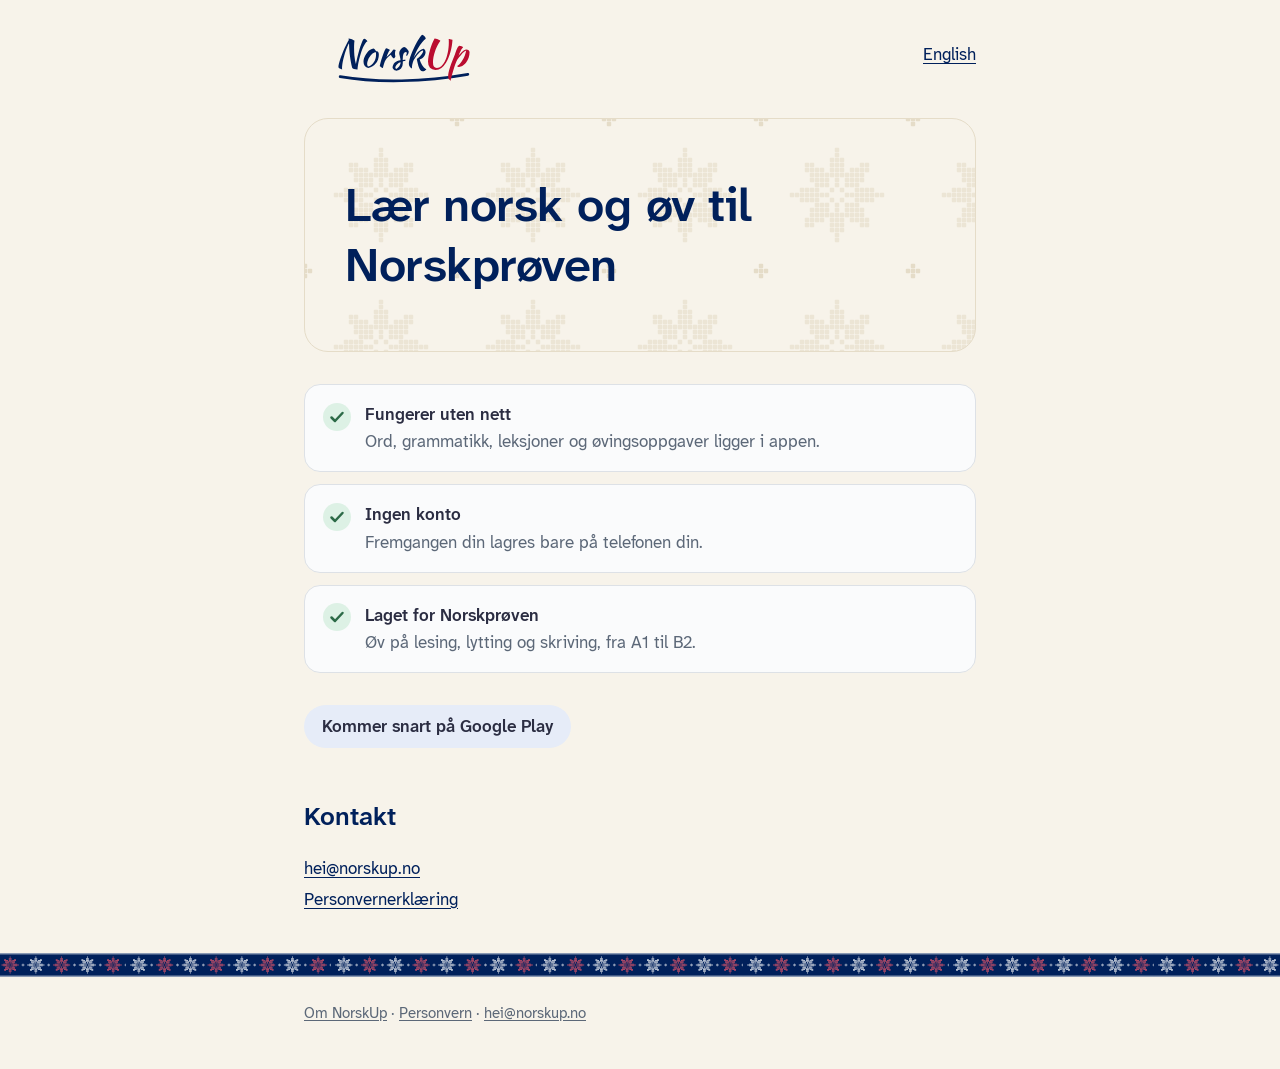
<file: index.html>
<!doctype html>
<html lang="nb">
  <head>
    <meta charset="utf-8" />
    <meta name="viewport" content="width=device-width, initial-scale=1" />
    <title>NorskUp – lær norsk og øv til Norskprøven</title>
    <meta
      name="description"
      content="NorskUp er en app for å lære norsk og øve til Norskprøven. Fungerer uten nett, uten konto."
    />
    <meta name="color-scheme" content="light dark" />
    <link rel="stylesheet" href="assets/style.css" />
    <link rel="icon" href="assets/brand/favicon.svg" type="image/svg+xml" />
    <link rel="icon" href="assets/brand/favicon-48.png" sizes="48x48" type="image/png" />
    <link rel="icon" href="assets/brand/favicon-32.png" sizes="32x32" type="image/png" />
    <link rel="icon" href="assets/brand/favicon-16.png" sizes="16x16" type="image/png" />
    <link rel="apple-touch-icon" href="assets/brand/apple-touch-icon-180.png" />
    <link rel="manifest" href="site.webmanifest" />
    <meta name="theme-color" content="#F7F3EA" media="(prefers-color-scheme: light)" />
    <meta name="theme-color" content="#1A1A2E" media="(prefers-color-scheme: dark)" />
    <link rel="alternate" hreflang="nb" href="https://norskup.no/" />
    <link rel="alternate" hreflang="en" href="https://norskup.no/en/" />
  </head>
  <body>
    <a class="skip" href="#main">Hopp til innholdet</a>
    <header class="site">
      <div class="wrap">
        <a class="brand" href="./">
          <picture>
            <source srcset="assets/brand/norskup-wordmark-dark-transparent.svg" media="(prefers-color-scheme: dark)" />
            <img src="assets/brand/norskup-wordmark-light-transparent.svg" alt="NorskUp" width="200" height="70" />
          </picture>
        </a>
        <a href="en/" hreflang="en" lang="en">English</a>
      </div>
    </header>

    <main id="main" class="wrap">
      <section class="hero">
        <h1>Lær norsk og øv til Norskprøven</h1>
      </section>

      <ul class="points">
        <li>
          <svg viewBox="0 0 28 28" aria-hidden="true">
            <circle class="icon-bg" cx="14" cy="14" r="14" />
            <path class="icon-mark" d="M8.5 14.5l3.5 3.5 7.5-8" fill="none" stroke-width="2.5" stroke-linecap="round" stroke-linejoin="round" />
          </svg>
          <p>
            <strong>Fungerer uten nett</strong>
            <span>Ord, grammatikk, leksjoner og øvingsoppgaver ligger i appen.</span>
          </p>
        </li>
        <li>
          <svg viewBox="0 0 28 28" aria-hidden="true">
            <circle class="icon-bg" cx="14" cy="14" r="14" />
            <path class="icon-mark" d="M8.5 14.5l3.5 3.5 7.5-8" fill="none" stroke-width="2.5" stroke-linecap="round" stroke-linejoin="round" />
          </svg>
          <p>
            <strong>Ingen konto</strong>
            <span>Fremgangen din lagres bare på telefonen din.</span>
          </p>
        </li>
        <li>
          <svg viewBox="0 0 28 28" aria-hidden="true">
            <circle class="icon-bg" cx="14" cy="14" r="14" />
            <path class="icon-mark" d="M8.5 14.5l3.5 3.5 7.5-8" fill="none" stroke-width="2.5" stroke-linecap="round" stroke-linejoin="round" />
          </svg>
          <p>
            <strong>Laget for Norskprøven</strong>
            <span>Øv på lesing, lytting og skriving, fra A1 til B2.</span>
          </p>
        </li>
      </ul>

      <p class="soon">Kommer snart på Google Play</p>

      <section class="contact" aria-labelledby="contact">
        <h2 id="contact">Kontakt</h2>
        <p><a href="mailto:hei@norskup.no">hei@norskup.no</a></p>
        <p><a href="personvern/">Personvernerklæring</a></p>
      </section>
    </main>

    <footer class="site">
      <div class="wrap">
        <p>
          <a href="om/">Om NorskUp</a> ·
          <a href="personvern/">Personvern</a> ·
          <a href="mailto:hei@norskup.no">hei@norskup.no</a>
        </p>
      </div>
    </footer>
  </body>
</html>
</file>
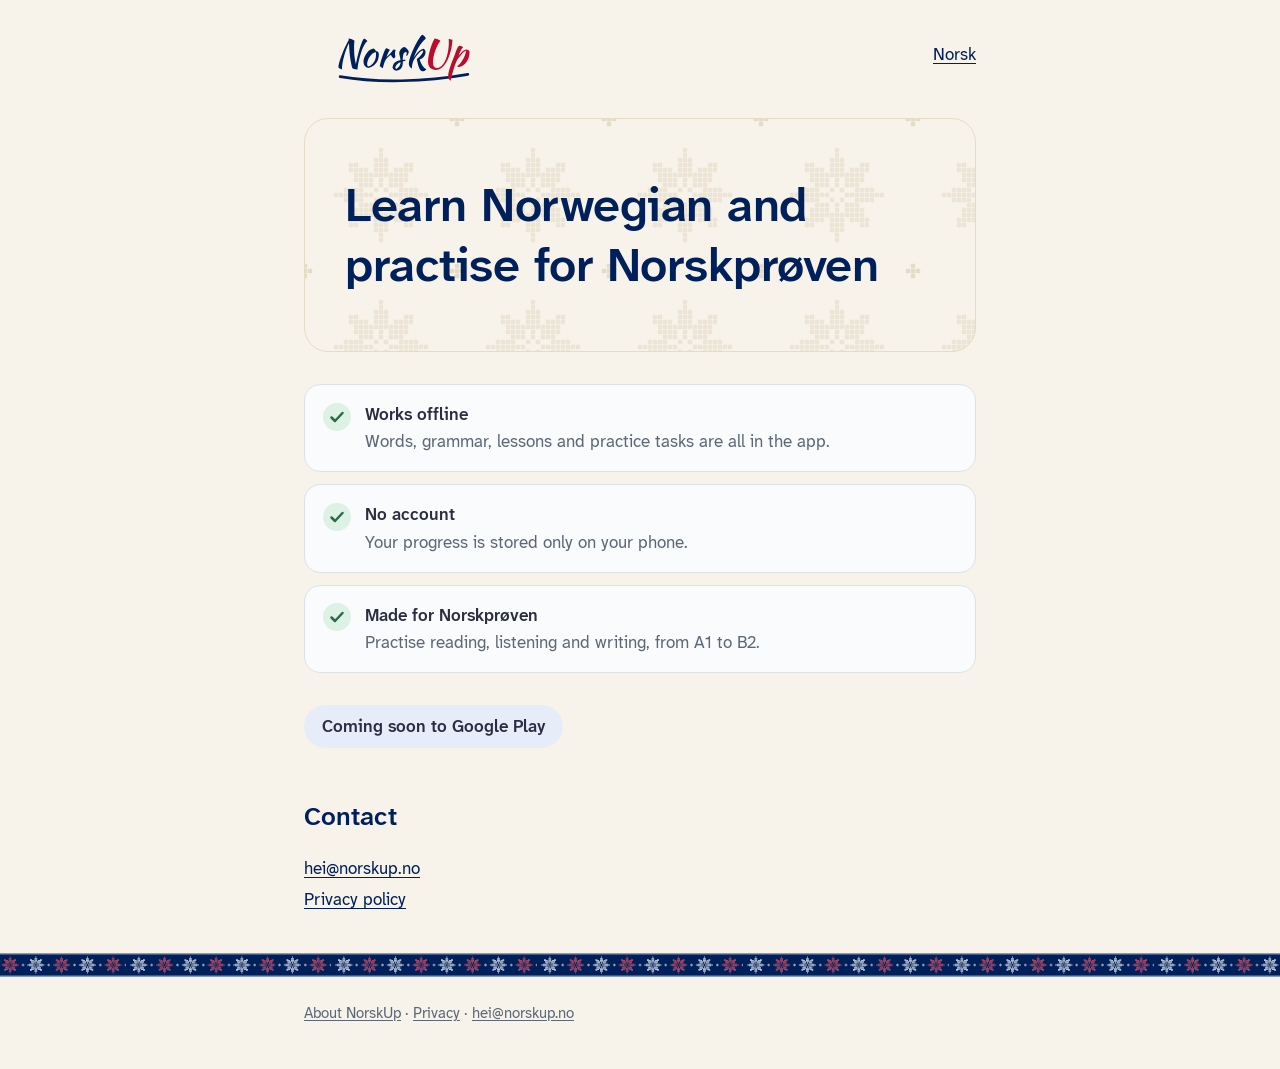
<file: en/index.html>
<!doctype html>
<html lang="en">
  <head>
    <meta charset="utf-8" />
    <meta name="viewport" content="width=device-width, initial-scale=1" />
    <title>NorskUp – learn Norwegian and practise for Norskprøven</title>
    <meta
      name="description"
      content="NorskUp is an app for learning Norwegian and practising for Norskprøven. Works offline, no account."
    />
    <meta name="color-scheme" content="light dark" />
    <link rel="stylesheet" href="../assets/style.css" />
    <link rel="icon" href="../assets/brand/favicon.svg" type="image/svg+xml" />
    <link rel="icon" href="../assets/brand/favicon-48.png" sizes="48x48" type="image/png" />
    <link rel="icon" href="../assets/brand/favicon-32.png" sizes="32x32" type="image/png" />
    <link rel="icon" href="../assets/brand/favicon-16.png" sizes="16x16" type="image/png" />
    <link rel="apple-touch-icon" href="../assets/brand/apple-touch-icon-180.png" />
    <link rel="manifest" href="../site.webmanifest" />
    <meta name="theme-color" content="#F7F3EA" media="(prefers-color-scheme: light)" />
    <meta name="theme-color" content="#1A1A2E" media="(prefers-color-scheme: dark)" />
    <link rel="alternate" hreflang="nb" href="https://norskup.no/" />
    <link rel="alternate" hreflang="en" href="https://norskup.no/en/" />
  </head>
  <body>
    <a class="skip" href="#main">Skip to content</a>
    <header class="site">
      <div class="wrap">
        <a class="brand" href="./">
          <picture>
            <source srcset="../assets/brand/norskup-wordmark-dark-transparent.svg" media="(prefers-color-scheme: dark)" />
            <img src="../assets/brand/norskup-wordmark-light-transparent.svg" alt="NorskUp" width="200" height="70" />
          </picture>
        </a>
        <a href="../" hreflang="nb" lang="nb">Norsk</a>
      </div>
    </header>

    <main id="main" class="wrap">
      <section class="hero">
        <h1>Learn Norwegian and practise for Norskprøven</h1>
      </section>

      <ul class="points">
        <li>
          <svg viewBox="0 0 28 28" aria-hidden="true">
            <circle class="icon-bg" cx="14" cy="14" r="14" />
            <path class="icon-mark" d="M8.5 14.5l3.5 3.5 7.5-8" fill="none" stroke-width="2.5" stroke-linecap="round" stroke-linejoin="round" />
          </svg>
          <p>
            <strong>Works offline</strong>
            <span>Words, grammar, lessons and practice tasks are all in the app.</span>
          </p>
        </li>
        <li>
          <svg viewBox="0 0 28 28" aria-hidden="true">
            <circle class="icon-bg" cx="14" cy="14" r="14" />
            <path class="icon-mark" d="M8.5 14.5l3.5 3.5 7.5-8" fill="none" stroke-width="2.5" stroke-linecap="round" stroke-linejoin="round" />
          </svg>
          <p>
            <strong>No account</strong>
            <span>Your progress is stored only on your phone.</span>
          </p>
        </li>
        <li>
          <svg viewBox="0 0 28 28" aria-hidden="true">
            <circle class="icon-bg" cx="14" cy="14" r="14" />
            <path class="icon-mark" d="M8.5 14.5l3.5 3.5 7.5-8" fill="none" stroke-width="2.5" stroke-linecap="round" stroke-linejoin="round" />
          </svg>
          <p>
            <strong>Made for Norskprøven</strong>
            <span>Practise reading, listening and writing, from A1 to B2.</span>
          </p>
        </li>
      </ul>

      <p class="soon">Coming soon to Google Play</p>

      <section class="contact" aria-labelledby="contact">
        <h2 id="contact">Contact</h2>
        <p><a href="mailto:hei@norskup.no">hei@norskup.no</a></p>
        <p><a href="privacy/">Privacy policy</a></p>
      </section>
    </main>

    <footer class="site">
      <div class="wrap">
        <p>
          <a href="about/">About NorskUp</a> ·
          <a href="privacy/">Privacy</a> ·
          <a href="mailto:hei@norskup.no">hei@norskup.no</a>
        </p>
      </div>
    </footer>
  </body>
</html>
</file>
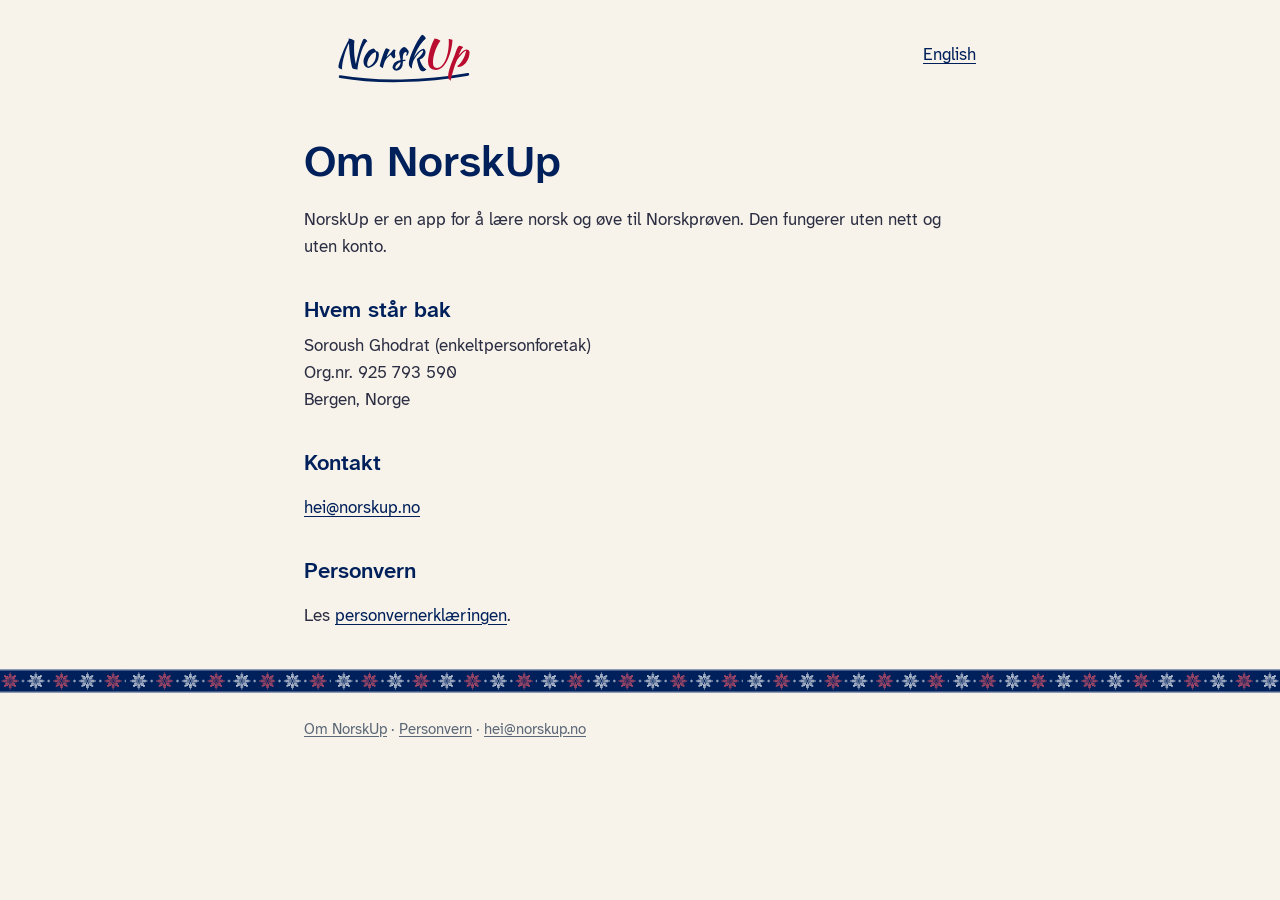
<file: om/index.html>
<!doctype html>
<html lang="nb">
  <head>
    <meta charset="utf-8" />
    <meta name="viewport" content="width=device-width, initial-scale=1" />
    <title>Om NorskUp</title>
    <meta name="description" content="Om NorskUp: hvem som står bak appen, og hvordan du kontakter oss." />
    <meta name="color-scheme" content="light dark" />
    <link rel="stylesheet" href="../assets/style.css" />
    <link rel="icon" href="../assets/brand/favicon.svg" type="image/svg+xml" />
    <link rel="icon" href="../assets/brand/favicon-48.png" sizes="48x48" type="image/png" />
    <link rel="icon" href="../assets/brand/favicon-32.png" sizes="32x32" type="image/png" />
    <link rel="icon" href="../assets/brand/favicon-16.png" sizes="16x16" type="image/png" />
    <link rel="apple-touch-icon" href="../assets/brand/apple-touch-icon-180.png" />
    <link rel="manifest" href="../site.webmanifest" />
    <meta name="theme-color" content="#F7F3EA" media="(prefers-color-scheme: light)" />
    <meta name="theme-color" content="#1A1A2E" media="(prefers-color-scheme: dark)" />
    <link rel="alternate" hreflang="nb" href="https://norskup.no/om/" />
    <link rel="alternate" hreflang="en" href="https://norskup.no/en/about/" />
  </head>
  <body>
    <a class="skip" href="#main">Hopp til innholdet</a>
    <header class="site">
      <div class="wrap">
        <a class="brand" href="../">
          <picture>
            <source srcset="../assets/brand/norskup-wordmark-dark-transparent.svg" media="(prefers-color-scheme: dark)" />
            <img src="../assets/brand/norskup-wordmark-light-transparent.svg" alt="NorskUp" width="200" height="70" />
          </picture>
        </a>
        <a href="../en/about/" hreflang="en" lang="en">English</a>
      </div>
    </header>

    <main id="main" class="wrap policy">
      <h1>Om NorskUp</h1>
      <p>
        NorskUp er en app for å lære norsk og øve til Norskprøven. Den fungerer uten nett og uten
        konto.
      </p>

      <h2>Hvem står bak</h2>
      <address>
        Soroush Ghodrat (enkeltpersonforetak)<br />
        Org.nr. 925 793 590<br />
        Bergen, Norge
      </address>

      <h2>Kontakt</h2>
      <p><a href="mailto:hei@norskup.no">hei@norskup.no</a></p>

      <h2>Personvern</h2>
      <p>Les <a href="../personvern/">personvernerklæringen</a>.</p>
    </main>

    <footer class="site">
      <div class="wrap">
        <p>
          <a href="./" aria-current="page">Om NorskUp</a> ·
          <a href="../personvern/">Personvern</a> ·
          <a href="mailto:hei@norskup.no">hei@norskup.no</a>
        </p>
      </div>
    </footer>
  </body>
</html>
</file>
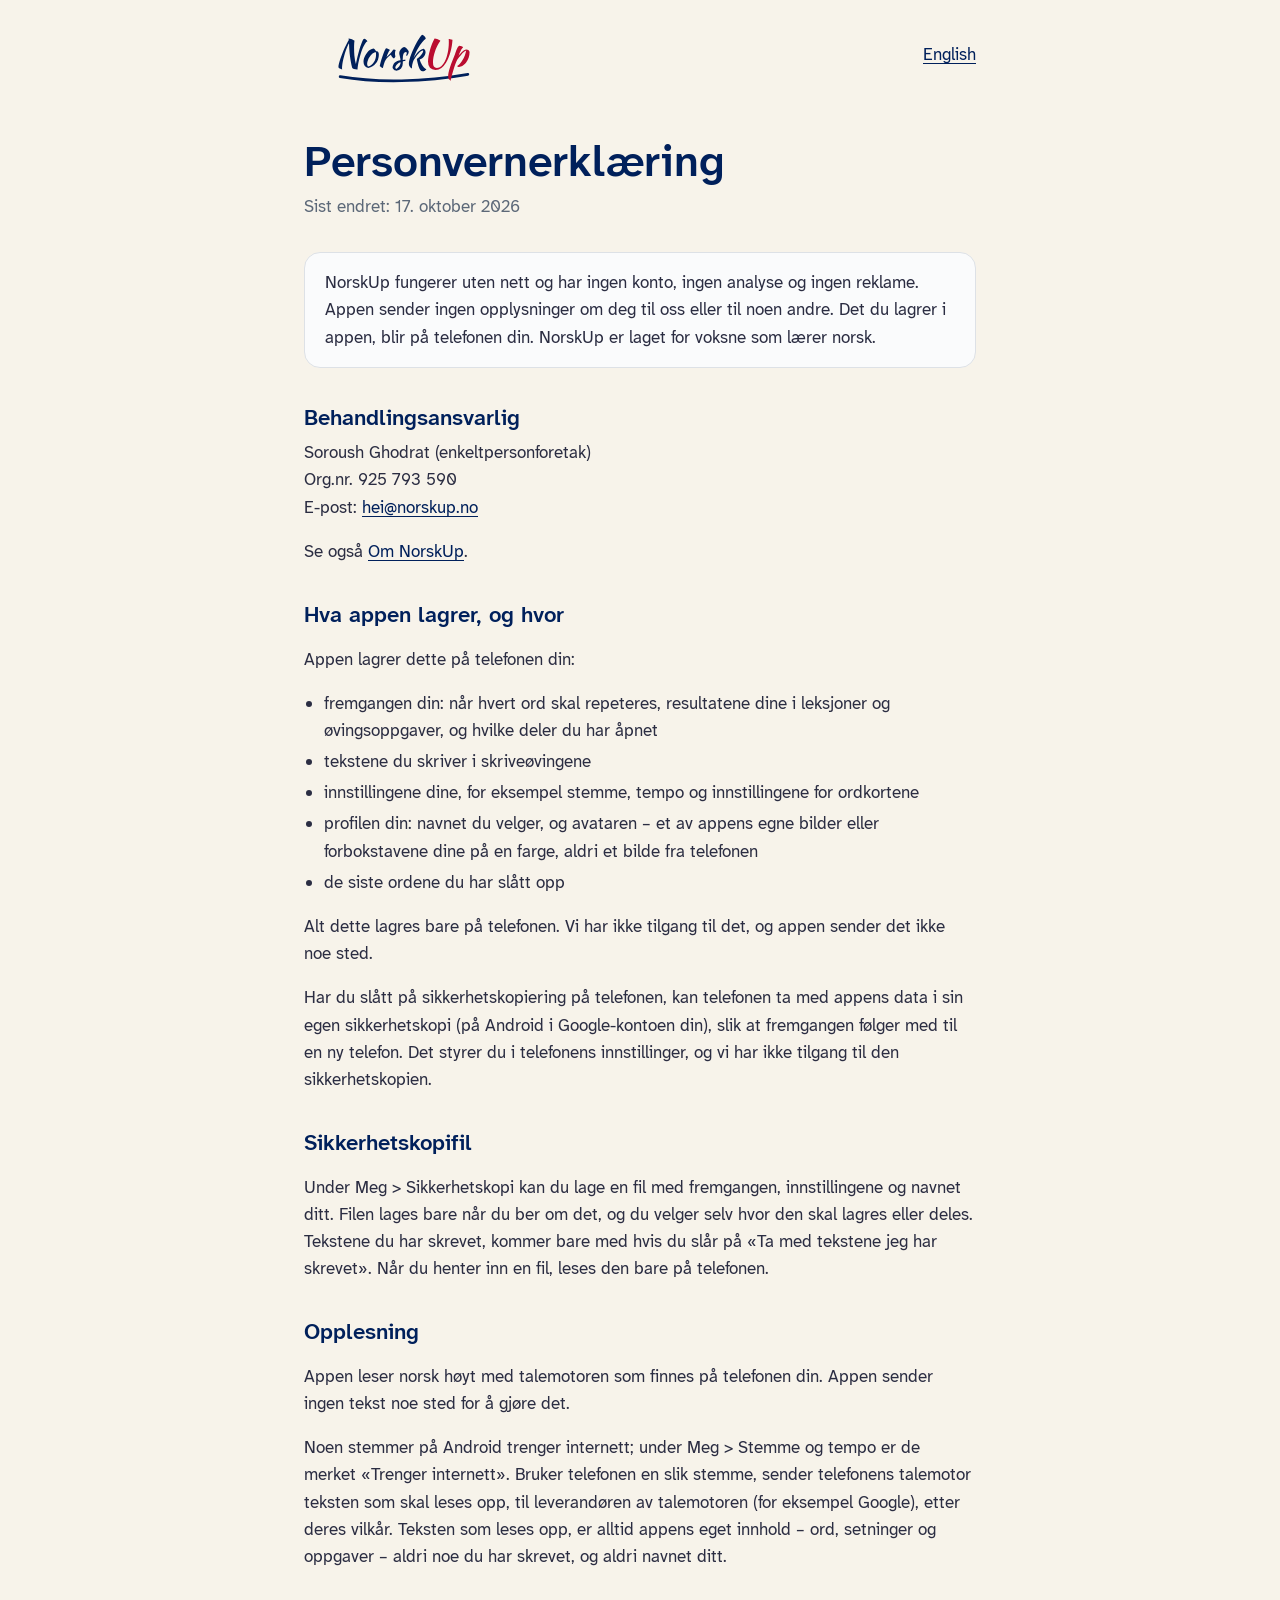
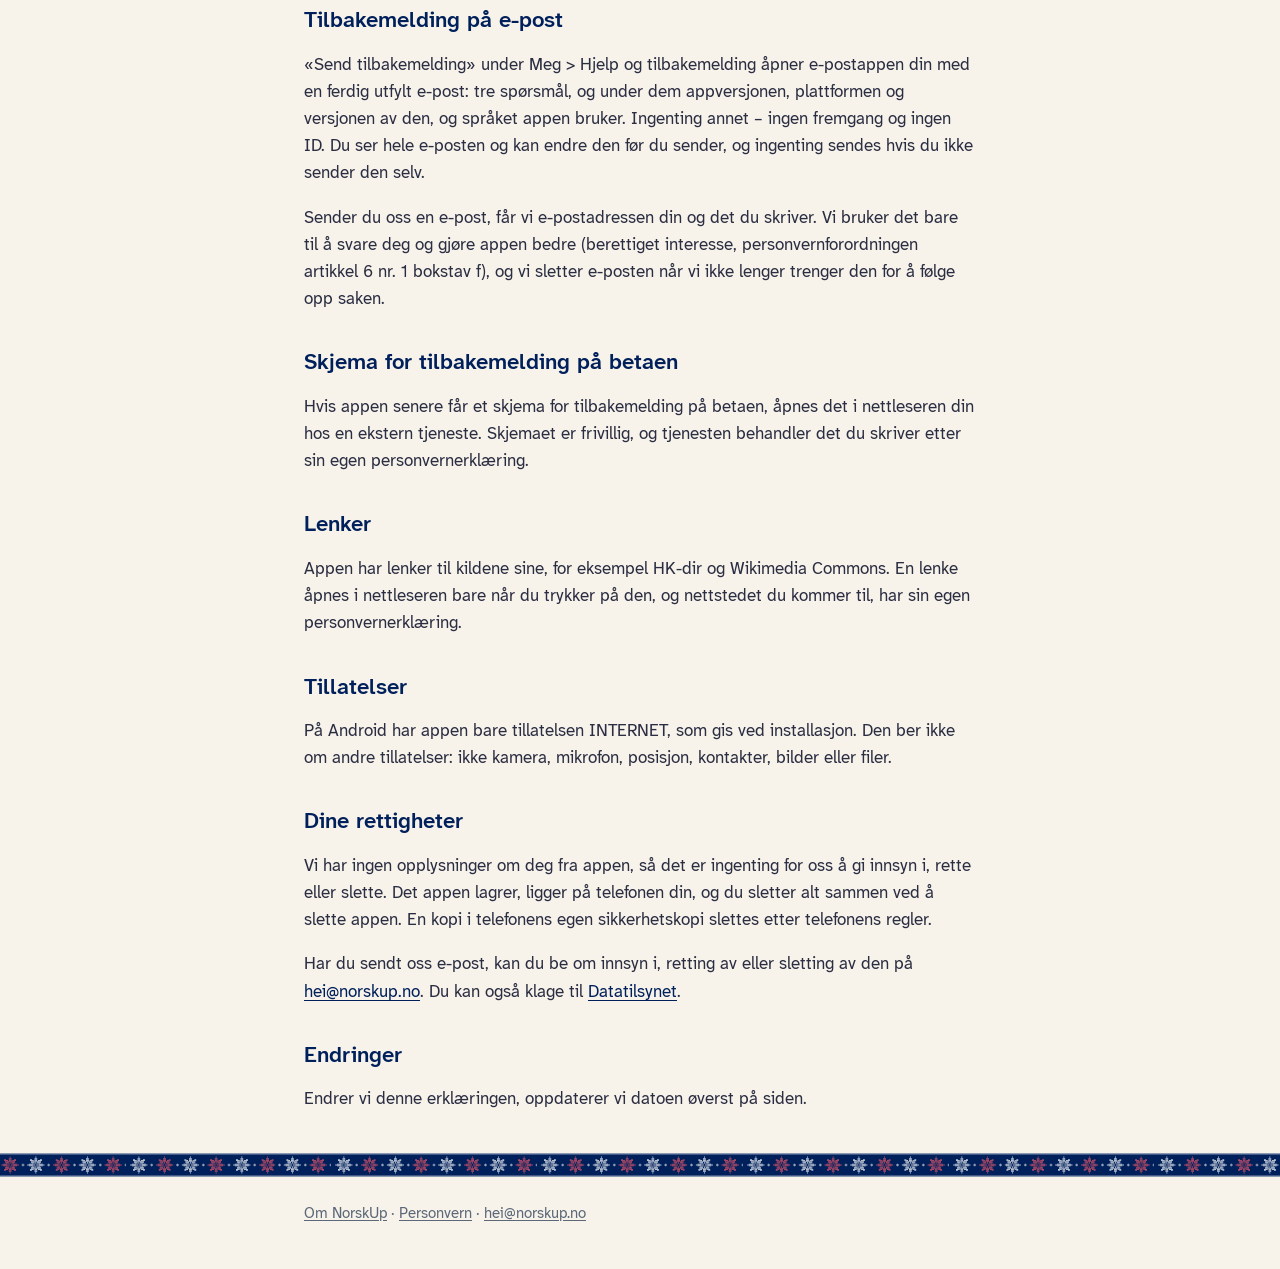
<file: personvern/index.html>
<!doctype html>
<html lang="nb">
  <head>
    <meta charset="utf-8" />
    <meta name="viewport" content="width=device-width, initial-scale=1" />
    <title>Personvernerklæring – NorskUp</title>
    <meta name="description" content="Personvernerklæring for appen NorskUp." />
    <meta name="color-scheme" content="light dark" />
    <link rel="stylesheet" href="../assets/style.css" />
    <link rel="icon" href="../assets/brand/favicon.svg" type="image/svg+xml" />
    <link rel="icon" href="../assets/brand/favicon-48.png" sizes="48x48" type="image/png" />
    <link rel="icon" href="../assets/brand/favicon-32.png" sizes="32x32" type="image/png" />
    <link rel="icon" href="../assets/brand/favicon-16.png" sizes="16x16" type="image/png" />
    <link rel="apple-touch-icon" href="../assets/brand/apple-touch-icon-180.png" />
    <link rel="manifest" href="../site.webmanifest" />
    <meta name="theme-color" content="#F7F3EA" media="(prefers-color-scheme: light)" />
    <meta name="theme-color" content="#1A1A2E" media="(prefers-color-scheme: dark)" />
    <link rel="alternate" hreflang="nb" href="https://norskup.no/personvern/" />
    <link rel="alternate" hreflang="en" href="https://norskup.no/en/privacy/" />
  </head>
  <body>
    <a class="skip" href="#main">Hopp til innholdet</a>
    <header class="site">
      <div class="wrap">
        <a class="brand" href="../">
          <picture>
            <source srcset="../assets/brand/norskup-wordmark-dark-transparent.svg" media="(prefers-color-scheme: dark)" />
            <img src="../assets/brand/norskup-wordmark-light-transparent.svg" alt="NorskUp" width="200" height="70" />
          </picture>
        </a>
        <a href="../en/privacy/" hreflang="en" lang="en">English</a>
      </div>
    </header>

    <main id="main" class="wrap policy">
      <h1>Personvernerklæring</h1>
      <p class="updated">Sist endret: <time datetime="2026-10-17">17. oktober 2026</time></p>

      <div class="summary">
        <p>
          NorskUp fungerer uten nett og har ingen konto, ingen analyse og ingen reklame. Appen
          sender ingen opplysninger om deg til oss eller til noen andre. Det du lagrer i appen,
          blir på telefonen din. NorskUp er laget for voksne som lærer norsk.
        </p>
      </div>

      <h2>Behandlingsansvarlig</h2>
      <address>
        Soroush Ghodrat (enkeltpersonforetak)<br />
        Org.nr. 925 793 590<br />
        E-post: <a href="mailto:hei@norskup.no">hei@norskup.no</a>
      </address>
      <p>Se også <a href="../om/">Om NorskUp</a>.</p>

      <h2>Hva appen lagrer, og hvor</h2>
      <p>Appen lagrer dette på telefonen din:</p>
      <ul>
        <li>
          fremgangen din: når hvert ord skal repeteres, resultatene dine i leksjoner og
          øvingsoppgaver, og hvilke deler du har åpnet
        </li>
        <li>tekstene du skriver i skriveøvingene</li>
        <li>innstillingene dine, for eksempel stemme, tempo og innstillingene for ordkortene</li>
        <li>
          profilen din: navnet du velger, og avataren – et av appens egne bilder eller
          forbokstavene dine på en farge, aldri et bilde fra telefonen
        </li>
        <li>de siste ordene du har slått opp</li>
      </ul>
      <p>
        Alt dette lagres bare på telefonen. Vi har ikke tilgang til det, og appen sender det ikke
        noe sted.
      </p>
      <p>
        Har du slått på sikkerhetskopiering på telefonen, kan telefonen ta med appens data i sin
        egen sikkerhetskopi (på Android i Google-kontoen din), slik at fremgangen følger med til en
        ny telefon. Det styrer du i telefonens innstillinger, og vi har ikke tilgang til den
        sikkerhetskopien.
      </p>

      <h2>Sikkerhetskopifil</h2>
      <p>
        Under Meg &gt; Sikkerhetskopi kan du lage en fil med fremgangen, innstillingene og navnet
        ditt. Filen lages bare når du ber om det, og du velger selv hvor den skal lagres eller
        deles. Tekstene du har skrevet, kommer bare med hvis du slår på «Ta med tekstene jeg har
        skrevet». Når du henter inn en fil, leses den bare på telefonen.
      </p>

      <h2>Opplesning</h2>
      <p>
        Appen leser norsk høyt med talemotoren som finnes på telefonen din. Appen sender ingen
        tekst noe sted for å gjøre det.
      </p>
      <p>
        Noen stemmer på Android trenger internett; under Meg &gt; Stemme og tempo er de merket
        «Trenger internett». Bruker telefonen en slik stemme, sender telefonens talemotor teksten
        som skal leses opp, til leverandøren av talemotoren (for eksempel Google), etter deres
        vilkår. Teksten som leses opp, er alltid appens eget innhold – ord, setninger og
        oppgaver – aldri noe du har skrevet, og aldri navnet ditt.
      </p>

      <h2>Tilbakemelding på e-post</h2>
      <p>
        «Send tilbakemelding» under Meg &gt; Hjelp og tilbakemelding åpner e-postappen din med en
        ferdig utfylt e-post: tre spørsmål, og under dem appversjonen, plattformen og versjonen av
        den, og språket appen bruker. Ingenting annet – ingen fremgang og ingen ID. Du ser hele
        e-posten og kan endre den før du sender, og ingenting sendes hvis du ikke sender den selv.
      </p>
      <p>
        Sender du oss en e-post, får vi e-postadressen din og det du skriver. Vi bruker det bare
        til å svare deg og gjøre appen bedre (berettiget interesse, personvernforordningen artikkel
        6 nr. 1 bokstav f), og vi sletter e-posten når vi ikke lenger trenger den for å følge opp
        saken.
      </p>

      <h2>Skjema for tilbakemelding på betaen</h2>
      <p>
        Hvis appen senere får et skjema for tilbakemelding på betaen, åpnes det i nettleseren din
        hos en ekstern tjeneste. Skjemaet er frivillig, og tjenesten behandler det du skriver etter
        sin egen personvernerklæring.
      </p>

      <h2>Lenker</h2>
      <p>
        Appen har lenker til kildene sine, for eksempel HK-dir og Wikimedia Commons. En lenke åpnes
        i nettleseren bare når du trykker på den, og nettstedet du kommer til, har sin egen
        personvernerklæring.
      </p>

      <h2>Tillatelser</h2>
      <p>
        På Android har appen bare tillatelsen INTERNET, som gis ved installasjon. Den ber ikke om
        andre tillatelser: ikke kamera, mikrofon, posisjon, kontakter, bilder eller filer.
      </p>

      <h2>Dine rettigheter</h2>
      <p>
        Vi har ingen opplysninger om deg fra appen, så det er ingenting for oss å gi innsyn i,
        rette eller slette. Det appen lagrer, ligger på telefonen din, og du sletter alt sammen ved
        å slette appen. En kopi i telefonens egen sikkerhetskopi slettes etter telefonens regler.
      </p>
      <p>
        Har du sendt oss e-post, kan du be om innsyn i, retting av eller sletting av den på
        <a href="mailto:hei@norskup.no">hei@norskup.no</a>. Du kan også klage til
        <a href="https://www.datatilsynet.no/">Datatilsynet</a>.
      </p>

      <h2>Endringer</h2>
      <p>Endrer vi denne erklæringen, oppdaterer vi datoen øverst på siden.</p>
    </main>

    <footer class="site">
      <div class="wrap">
        <p>
          <a href="../om/">Om NorskUp</a> ·
          <a href="./" aria-current="page">Personvern</a> ·
          <a href="mailto:hei@norskup.no">hei@norskup.no</a>
        </p>
      </div>
    </footer>
  </body>
</html>
</file>
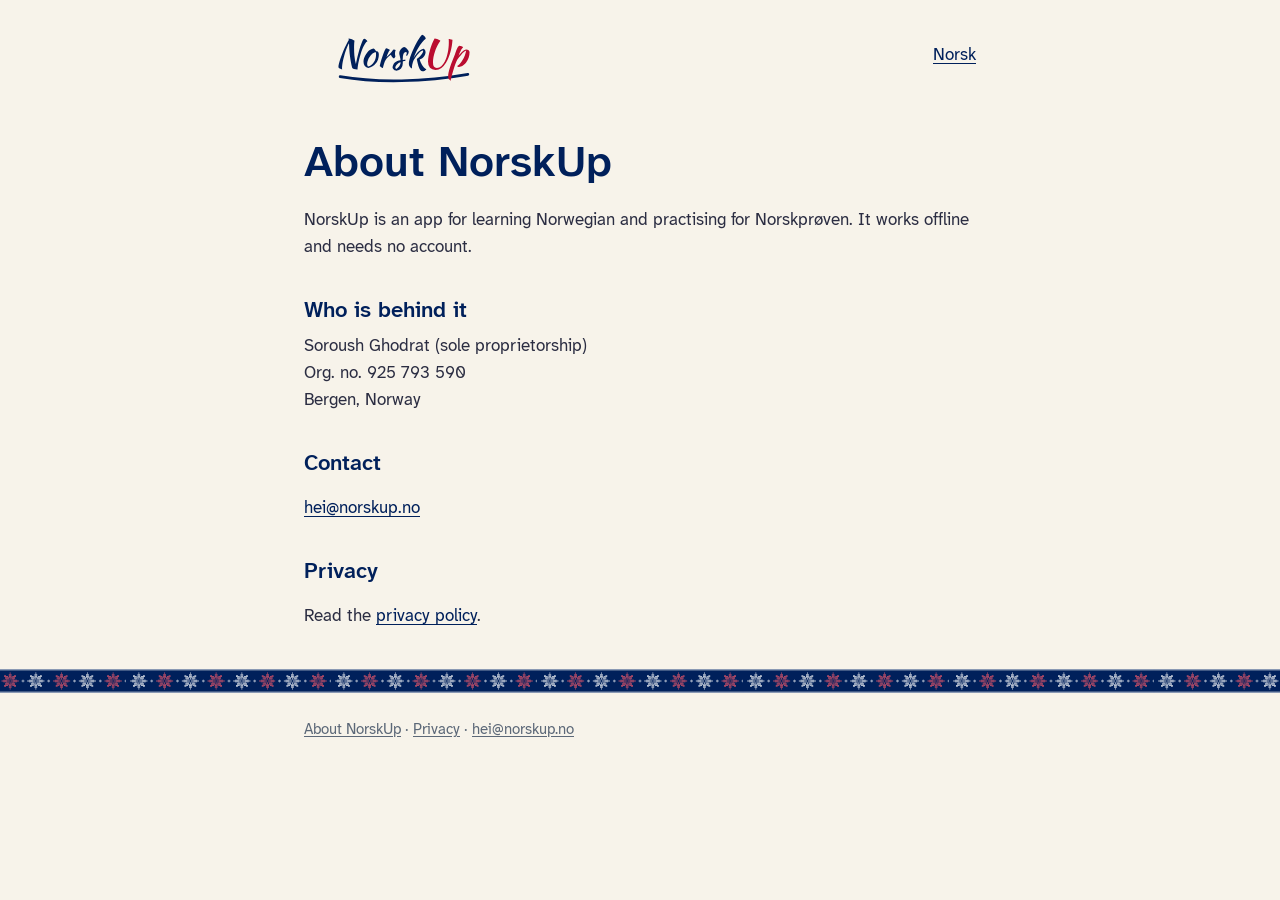
<file: en/about/index.html>
<!doctype html>
<html lang="en">
  <head>
    <meta charset="utf-8" />
    <meta name="viewport" content="width=device-width, initial-scale=1" />
    <title>About NorskUp</title>
    <meta name="description" content="About NorskUp: who is behind the app, and how to contact us." />
    <meta name="color-scheme" content="light dark" />
    <link rel="stylesheet" href="../../assets/style.css" />
    <link rel="icon" href="../../assets/brand/favicon.svg" type="image/svg+xml" />
    <link rel="icon" href="../../assets/brand/favicon-48.png" sizes="48x48" type="image/png" />
    <link rel="icon" href="../../assets/brand/favicon-32.png" sizes="32x32" type="image/png" />
    <link rel="icon" href="../../assets/brand/favicon-16.png" sizes="16x16" type="image/png" />
    <link rel="apple-touch-icon" href="../../assets/brand/apple-touch-icon-180.png" />
    <link rel="manifest" href="../../site.webmanifest" />
    <meta name="theme-color" content="#F7F3EA" media="(prefers-color-scheme: light)" />
    <meta name="theme-color" content="#1A1A2E" media="(prefers-color-scheme: dark)" />
    <link rel="alternate" hreflang="nb" href="https://norskup.no/om/" />
    <link rel="alternate" hreflang="en" href="https://norskup.no/en/about/" />
  </head>
  <body>
    <a class="skip" href="#main">Skip to content</a>
    <header class="site">
      <div class="wrap">
        <a class="brand" href="../">
          <picture>
            <source srcset="../../assets/brand/norskup-wordmark-dark-transparent.svg" media="(prefers-color-scheme: dark)" />
            <img src="../../assets/brand/norskup-wordmark-light-transparent.svg" alt="NorskUp" width="200" height="70" />
          </picture>
        </a>
        <a href="../../om/" hreflang="nb" lang="nb">Norsk</a>
      </div>
    </header>

    <main id="main" class="wrap policy">
      <h1>About NorskUp</h1>
      <p>
        NorskUp is an app for learning Norwegian and practising for Norskprøven. It works offline
        and needs no account.
      </p>

      <h2>Who is behind it</h2>
      <address>
        Soroush Ghodrat (sole proprietorship)<br />
        Org. no. 925 793 590<br />
        Bergen, Norway
      </address>

      <h2>Contact</h2>
      <p><a href="mailto:hei@norskup.no">hei@norskup.no</a></p>

      <h2>Privacy</h2>
      <p>Read the <a href="../privacy/">privacy policy</a>.</p>
    </main>

    <footer class="site">
      <div class="wrap">
        <p>
          <a href="./" aria-current="page">About NorskUp</a> ·
          <a href="../privacy/">Privacy</a> ·
          <a href="mailto:hei@norskup.no">hei@norskup.no</a>
        </p>
      </div>
    </footer>
  </body>
</html>
</file>
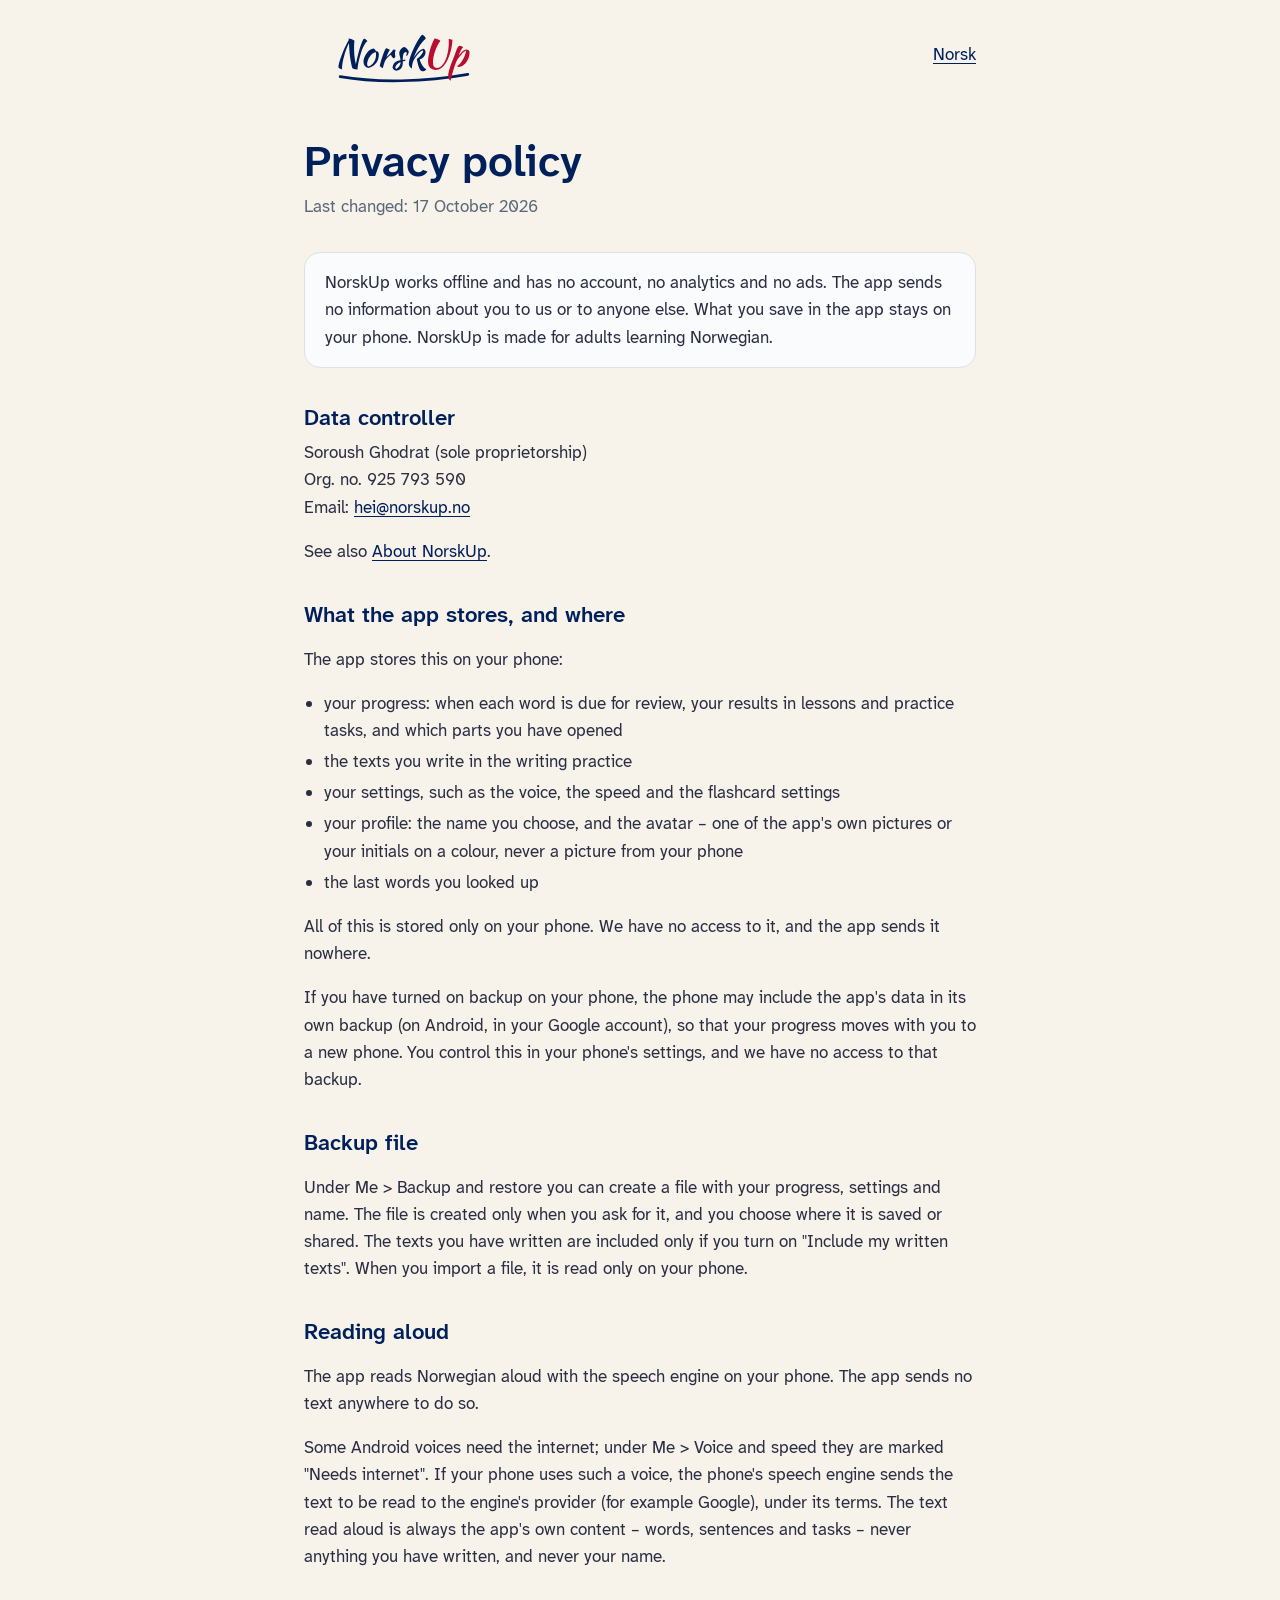
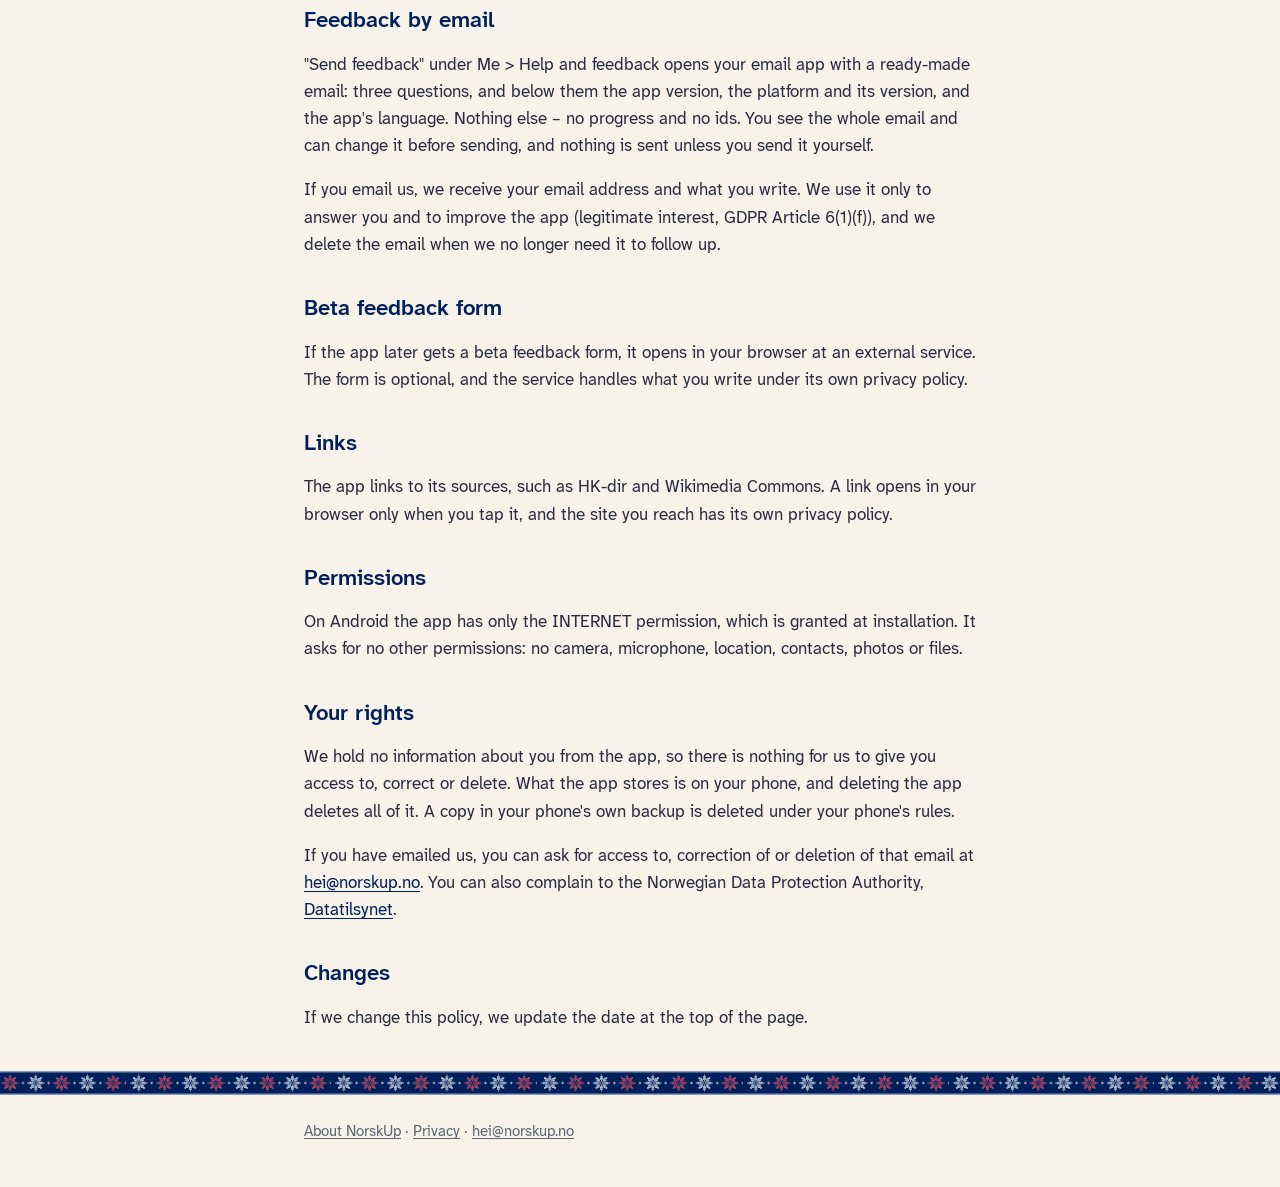
<file: en/privacy/index.html>
<!doctype html>
<html lang="en">
  <head>
    <meta charset="utf-8" />
    <meta name="viewport" content="width=device-width, initial-scale=1" />
    <title>Privacy policy – NorskUp</title>
    <meta name="description" content="Privacy policy for the NorskUp app." />
    <meta name="color-scheme" content="light dark" />
    <link rel="stylesheet" href="../../assets/style.css" />
    <link rel="icon" href="../../assets/brand/favicon.svg" type="image/svg+xml" />
    <link rel="icon" href="../../assets/brand/favicon-48.png" sizes="48x48" type="image/png" />
    <link rel="icon" href="../../assets/brand/favicon-32.png" sizes="32x32" type="image/png" />
    <link rel="icon" href="../../assets/brand/favicon-16.png" sizes="16x16" type="image/png" />
    <link rel="apple-touch-icon" href="../../assets/brand/apple-touch-icon-180.png" />
    <link rel="manifest" href="../../site.webmanifest" />
    <meta name="theme-color" content="#F7F3EA" media="(prefers-color-scheme: light)" />
    <meta name="theme-color" content="#1A1A2E" media="(prefers-color-scheme: dark)" />
    <link rel="alternate" hreflang="nb" href="https://norskup.no/personvern/" />
    <link rel="alternate" hreflang="en" href="https://norskup.no/en/privacy/" />
  </head>
  <body>
    <a class="skip" href="#main">Skip to content</a>
    <header class="site">
      <div class="wrap">
        <a class="brand" href="../">
          <picture>
            <source srcset="../../assets/brand/norskup-wordmark-dark-transparent.svg" media="(prefers-color-scheme: dark)" />
            <img src="../../assets/brand/norskup-wordmark-light-transparent.svg" alt="NorskUp" width="200" height="70" />
          </picture>
        </a>
        <a href="../../personvern/" hreflang="nb" lang="nb">Norsk</a>
      </div>
    </header>

    <main id="main" class="wrap policy">
      <h1>Privacy policy</h1>
      <p class="updated">Last changed: <time datetime="2026-10-17">17 October 2026</time></p>

      <div class="summary">
        <p>
          NorskUp works offline and has no account, no analytics and no ads. The app sends no
          information about you to us or to anyone else. What you save in the app stays on your
          phone. NorskUp is made for adults learning Norwegian.
        </p>
      </div>

      <h2>Data controller</h2>
      <address>
        Soroush Ghodrat (sole proprietorship)<br />
        Org. no. 925 793 590<br />
        Email: <a href="mailto:hei@norskup.no">hei@norskup.no</a>
      </address>
      <p>See also <a href="../about/">About NorskUp</a>.</p>

      <h2>What the app stores, and where</h2>
      <p>The app stores this on your phone:</p>
      <ul>
        <li>
          your progress: when each word is due for review, your results in lessons and practice
          tasks, and which parts you have opened
        </li>
        <li>the texts you write in the writing practice</li>
        <li>your settings, such as the voice, the speed and the flashcard settings</li>
        <li>
          your profile: the name you choose, and the avatar – one of the app's own pictures or your
          initials on a colour, never a picture from your phone
        </li>
        <li>the last words you looked up</li>
      </ul>
      <p>
        All of this is stored only on your phone. We have no access to it, and the app sends it
        nowhere.
      </p>
      <p>
        If you have turned on backup on your phone, the phone may include the app's data in its own
        backup (on Android, in your Google account), so that your progress moves with you to a new
        phone. You control this in your phone's settings, and we have no access to that backup.
      </p>

      <h2>Backup file</h2>
      <p>
        Under Me &gt; Backup and restore you can create a file with your progress, settings and
        name. The file is created only when you ask for it, and you choose where it is saved or
        shared. The texts you have written are included only if you turn on "Include my written
        texts". When you import a file, it is read only on your phone.
      </p>

      <h2>Reading aloud</h2>
      <p>
        The app reads Norwegian aloud with the speech engine on your phone. The app sends no text
        anywhere to do so.
      </p>
      <p>
        Some Android voices need the internet; under Me &gt; Voice and speed they are marked "Needs
        internet". If your phone uses such a voice, the phone's speech engine sends the text to be
        read to the engine's provider (for example Google), under its terms. The text read aloud is
        always the app's own content – words, sentences and tasks – never anything you have
        written, and never your name.
      </p>

      <h2>Feedback by email</h2>
      <p>
        "Send feedback" under Me &gt; Help and feedback opens your email app with a ready-made
        email: three questions, and below them the app version, the platform and its version, and
        the app's language. Nothing else – no progress and no ids. You see the whole email and can
        change it before sending, and nothing is sent unless you send it yourself.
      </p>
      <p>
        If you email us, we receive your email address and what you write. We use it only to answer
        you and to improve the app (legitimate interest, GDPR Article 6(1)(f)), and we delete the
        email when we no longer need it to follow up.
      </p>

      <h2>Beta feedback form</h2>
      <p>
        If the app later gets a beta feedback form, it opens in your browser at an external
        service. The form is optional, and the service handles what you write under its own privacy
        policy.
      </p>

      <h2>Links</h2>
      <p>
        The app links to its sources, such as HK-dir and Wikimedia Commons. A link opens in your
        browser only when you tap it, and the site you reach has its own privacy policy.
      </p>

      <h2>Permissions</h2>
      <p>
        On Android the app has only the INTERNET permission, which is granted at installation. It
        asks for no other permissions: no camera, microphone, location, contacts, photos or files.
      </p>

      <h2>Your rights</h2>
      <p>
        We hold no information about you from the app, so there is nothing for us to give you
        access to, correct or delete. What the app stores is on your phone, and deleting the app
        deletes all of it. A copy in your phone's own backup is deleted under your phone's rules.
      </p>
      <p>
        If you have emailed us, you can ask for access to, correction of or deletion of that email
        at <a href="mailto:hei@norskup.no">hei@norskup.no</a>. You can also complain to the
        Norwegian Data Protection Authority,
        <a href="https://www.datatilsynet.no/en/">Datatilsynet</a>.
      </p>

      <h2>Changes</h2>
      <p>If we change this policy, we update the date at the top of the page.</p>
    </main>

    <footer class="site">
      <div class="wrap">
        <p>
          <a href="../about/">About NorskUp</a> ·
          <a href="./" aria-current="page">Privacy</a> ·
          <a href="mailto:hei@norskup.no">hei@norskup.no</a>
        </p>
      </div>
    </footer>
  </body>
</html>
</file>
<file: assets/style.css>
/*
 * NorskUp website. The brand (assets/brand/, from the NorskUp logo package;
 * its BRAND.md): the flag blue #00205B for headings and links in light mode,
 * the cream #F7F3EA page, the wordmark in the header and the Selbu rose as
 * decoration - never behind small text. The rest are the app's colours
 * (src/global.css in the app); the brand red stays in the logo and the band.
 * The font is the app's Latin font, Atkinson Hyperlegible Next (SIL OFL,
 * licence in assets/fonts), self-hosted. No external fonts, scripts or
 * trackers.
 */

@font-face {
  font-family: 'Atkinson Hyperlegible Next';
  src: url('fonts/AtkinsonHyperlegibleNext-Regular.ttf') format('truetype');
  font-weight: 400;
  font-display: swap;
}

@font-face {
  font-family: 'Atkinson Hyperlegible Next';
  src: url('fonts/AtkinsonHyperlegibleNext-SemiBold.ttf') format('truetype');
  font-weight: 600;
  font-display: swap;
}

:root {
  color-scheme: light dark;
  --surface: #f7f3ea; /* brand cream */
  --card: #fafbfc;
  --heading: #00205b; /* brand flag blue */
  --link: #00205b;
  --hero-bg: #f7f3ea url('brand/selbu-tile-subtle-cream.svg');
  --hero-ink: #00205b;
  --hero-edge: #e5dcc8; /* the tile's own darkest cream: the panel shows on the cream page */
  --ink: #2b2d42;
  --muted: #5c6878;
  --primary-soft: #e6ecf8;
  --line: #dde1e6;
  --check-tint: #ddf1e5;
  --check-strong: #2c6a47;
}

@media (prefers-color-scheme: dark) {
  :root {
    --surface: #1a1a2e;
    --card: #2b2d42;
    --heading: #fafbfc;
    --link: #9db4e8;
    --hero-bg: #00205b url('brand/selbu-tile-cream-on-navy.svg');
    --hero-ink: #fafbfc;
    --hero-edge: #00205b;
    --ink: #e8eaf0;
    --muted: #8d99ae;
    --primary-soft: #303a5a;
    --line: #3a3d52;
    --check-tint: #243f33;
    --check-strong: #9fd9b6;
  }
}

*,
*::before,
*::after {
  box-sizing: border-box;
}

html {
  -webkit-text-size-adjust: 100%;
}

body {
  margin: 0;
  background: var(--surface);
  color: var(--ink);
  font-family:
    'Atkinson Hyperlegible Next',
    system-ui,
    -apple-system,
    'Segoe UI',
    Roboto,
    sans-serif;
  font-size: 1.0625rem;
  line-height: 1.6;
}

a {
  color: var(--link);
  text-underline-offset: 0.15em;
}

a:focus-visible {
  outline: 3px solid var(--link);
  outline-offset: 2px;
  border-radius: 4px;
}

.skip {
  position: absolute;
  inset-inline-start: 1rem;
  top: -3rem;
  padding: 0.5rem 1rem;
  background: var(--card);
  border-radius: 8px;
}

.skip:focus {
  top: 1rem;
}

.wrap {
  max-width: 44rem;
  margin: 0 auto;
  padding: 0 1rem;
}

header.site {
  padding: 1.25rem 0;
}

header.site .wrap {
  display: flex;
  align-items: center;
  justify-content: space-between;
  gap: 1rem;
}

.brand {
  display: block;
  line-height: 0;
  border-radius: 8px;
}

/* The wordmark: 200 px wide, so the name itself is wider than the 120 px
   below which BRAND.md asks for the icon instead. */
.brand img {
  display: block;
  width: 200px;
  height: auto;
}

main {
  padding-bottom: 3rem;
}

h1,
h2,
h3 {
  font-weight: 600;
  line-height: 1.25;
  color: var(--heading);
}

/* The hero: the Selbu rose as a faint background - the subtle cream tile in
   light mode, cream on flag blue in dark mode. Only the large heading sits on
   it (AA against the pattern's most contrasting pixel: 11.3:1 light, 7.6:1
   dark). A CSS background, so screen readers never meet it. */
.hero {
  margin: 0.5rem 0 2rem;
  padding: clamp(2rem, 7vw, 3.5rem) clamp(1.25rem, 5vw, 2.5rem);
  border: 1px solid var(--hero-edge);
  border-radius: 24px;
  background: var(--hero-bg);
  background-size: 152px;
}

.hero h1 {
  color: var(--hero-ink);
  font-size: clamp(2rem, 7vw, 3rem);
  margin: 0;
  letter-spacing: -0.01em;
  max-width: 16em;
}

.points {
  list-style: none;
  margin: 0 0 2rem;
  padding: 0;
  display: grid;
  gap: 0.75rem;
}

.points li {
  display: flex;
  gap: 0.875rem;
  align-items: flex-start;
  background: var(--card);
  border: 1px solid var(--line);
  border-radius: 16px;
  padding: 1rem 1.125rem;
}

.points svg {
  flex: none;
  width: 1.75rem;
  height: 1.75rem;
  margin-top: 0.1rem;
}

.points .icon-bg {
  fill: var(--check-tint);
}

.points .icon-mark {
  stroke: var(--check-strong);
}

.points p {
  margin: 0;
}

.points strong {
  display: block;
  font-weight: 600;
}

.points span {
  color: var(--muted);
}

.soon {
  display: inline-block;
  background: var(--primary-soft);
  color: var(--ink);
  border-radius: 999px;
  padding: 0.5rem 1.125rem;
  font-weight: 600;
  margin: 0 0 2rem;
}

.contact p {
  margin: 0.25rem 0;
}

.policy h1 {
  font-size: clamp(2rem, 7vw, 2.75rem);
  margin: 1.5rem 0 0.25rem;
}

.policy .updated {
  color: var(--muted);
  margin: 0 0 2rem;
}

.policy h2 {
  font-size: 1.375rem;
  margin: 2.25rem 0 0.5rem;
}

.policy .summary {
  background: var(--card);
  border: 1px solid var(--line);
  border-radius: 16px;
  padding: 1rem 1.25rem;
}

.policy .summary p {
  margin: 0;
}

.policy ul {
  padding-inline-start: 1.25rem;
}

.policy li {
  margin: 0.25rem 0;
}

address {
  font-style: normal;
}

footer.site {
  color: var(--muted);
  font-size: 0.9375rem;
  margin-top: 2.5rem;
  padding: 0 0 2.5rem;
}

/* The Selbu band: a thin strip above the footer, the whole width, decoration
   only (a CSS background: no text on it, nothing for screen readers). */
footer.site::before {
  content: '';
  display: block;
  height: 24px;
  margin-bottom: 1.5rem;
  background: #00205b url('brand/selbu-band-navy.svg') repeat-x center;
  background-size: auto 24px;
}

footer.site p {
  margin: 0.25rem 0;
}

footer.site a {
  color: var(--muted);
}
</file>
